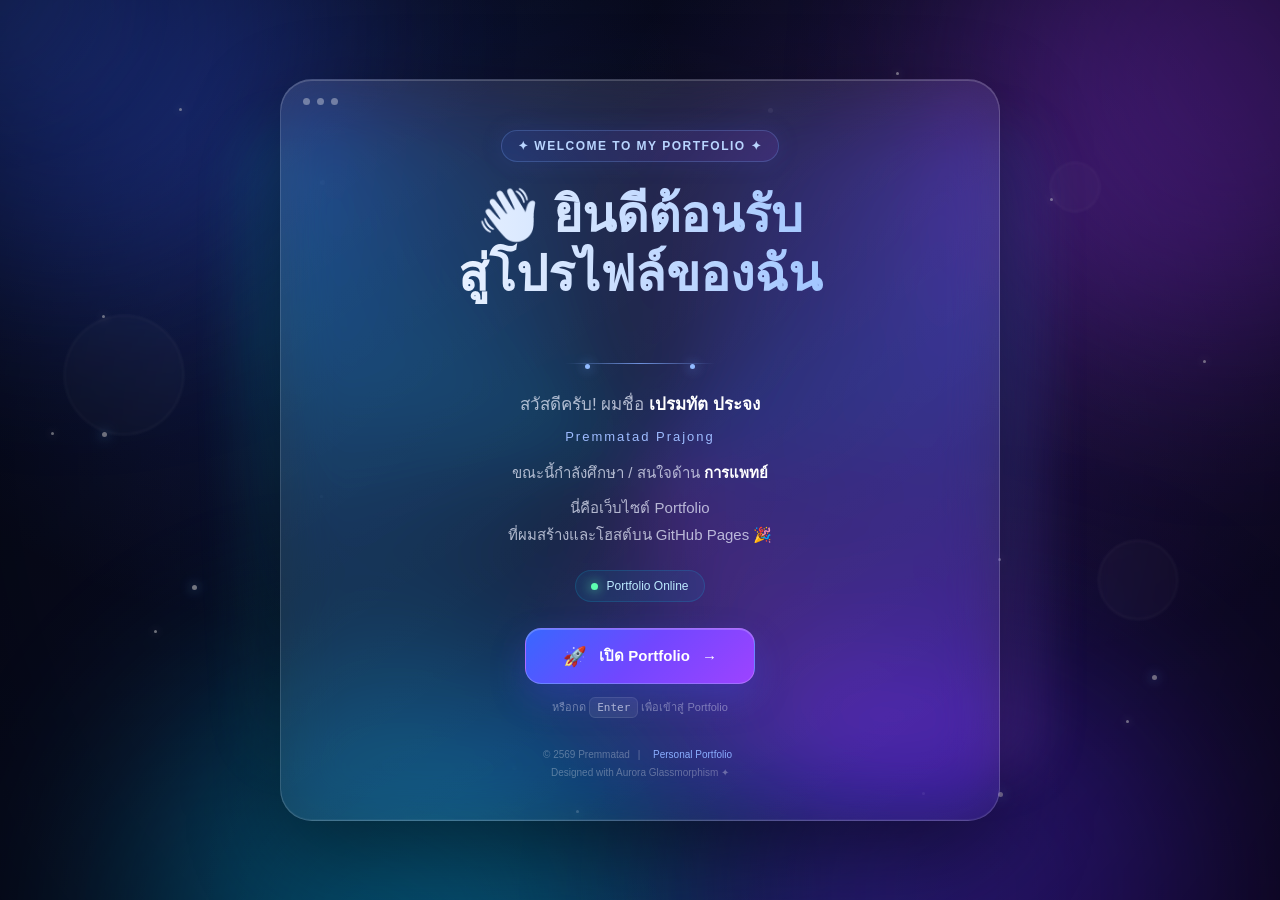
<file: index.html>
<!DOCTYPE html>
<html lang="th">
<head>
<meta charset="UTF-8">
<meta name="viewport" content="width=device-width, initial-scale=1.0">
<title>Premmatad | Welcome</title>

<style>

/* =====================================================
   GLOBAL
===================================================== */

*{
    box-sizing:border-box;
    margin:0;
    padding:0;
}

html,body{
    width:100%;
    min-height:100%;
}

body{
    min-height:100vh;
    overflow:hidden;
    font-family:
        "Segoe UI",
        "Noto Sans Thai",
        Arial,
        sans-serif;
    color:#fff;
    background:
        radial-gradient(circle at 20% 20%, rgba(65,105,255,.22), transparent 35%),
        radial-gradient(circle at 80% 25%, rgba(170,70,255,.20), transparent 35%),
        radial-gradient(circle at 50% 100%, rgba(0,220,255,.12), transparent 40%),
        linear-gradient(135deg,#050816,#0a0d25 45%,#120a2d);
    position:relative;
}

/* Dark vignette */

body::after{
    content:"";
    position:fixed;
    inset:0;
    pointer-events:none;
    background:
        radial-gradient(
            circle at center,
            transparent 40%,
            rgba(0,0,0,.38) 100%
        );
    z-index:1;
}


/* =====================================================
   AURORA
===================================================== */

.aurora{
    position:fixed;
    width:500px;
    height:500px;
    border-radius:50%;
    filter:blur(100px);
    opacity:.38;
    pointer-events:none;
    z-index:0;
    animation:auroraMove 12s ease-in-out infinite alternate;
}

.aurora.one{
    background:#345cff;
    top:-220px;
    left:-180px;
}

.aurora.two{
    background:#9c35ff;
    top:-170px;
    right:-200px;
    animation-delay:-3s;
}

.aurora.three{
    background:#00c8ff;
    bottom:-280px;
    left:10%;
    animation-delay:-6s;
}

.aurora.four{
    background:#5f2cff;
    bottom:-240px;
    right:5%;
    animation-delay:-9s;
}

@keyframes auroraMove{
    0%{
        transform:translate(0,0) scale(1);
    }

    50%{
        transform:translate(50px,-30px) scale(1.12);
    }

    100%{
        transform:translate(-40px,40px) scale(.95);
    }
}


/* =====================================================
   STARS
===================================================== */

.stars{
    position:fixed;
    inset:0;
    pointer-events:none;
    z-index:0;
}

.star{
    position:absolute;
    width:3px;
    height:3px;
    border-radius:50%;
    background:#fff;
    opacity:.5;
    box-shadow:0 0 10px #fff;
    animation:twinkle 3s infinite ease-in-out;
}

.star:nth-child(1){top:12%;left:14%;animation-delay:0s}
.star:nth-child(2){top:22%;left:82%;animation-delay:.5s}
.star:nth-child(3){top:35%;left:8%;animation-delay:1s}
.star:nth-child(4){top:15%;left:52%;animation-delay:1.5s}
.star:nth-child(5){top:70%;left:12%;animation-delay:2s}
.star:nth-child(6){top:80%;left:88%;animation-delay:.7s}
.star:nth-child(7){top:62%;left:78%;animation-delay:1.2s}
.star:nth-child(8){top:90%;left:45%;animation-delay:1.7s}
.star:nth-child(9){top:40%;left:94%;animation-delay:2.2s}
.star:nth-child(10){top:55%;left:25%;animation-delay:.3s}
.star:nth-child(11){top:8%;left:70%;animation-delay:1.1s}
.star:nth-child(12){top:74%;left:52%;animation-delay:2.4s}
.star:nth-child(13){top:30%;left:40%;animation-delay:.9s}
.star:nth-child(14){top:88%;left:72%;animation-delay:1.8s}
.star:nth-child(15){top:48%;left:4%;animation-delay:2.6s}

@keyframes twinkle{
    0%,100%{
        opacity:.2;
        transform:scale(.7);
    }

    50%{
        opacity:1;
        transform:scale(1.5);
    }
}


/* =====================================================
   FLOATING ORBS
===================================================== */

.orb{
    position:fixed;
    border-radius:50%;
    pointer-events:none;
    z-index:0;
    filter:blur(1px);
    border:1px solid rgba(255,255,255,.08);
    background:rgba(255,255,255,.025);
    backdrop-filter:blur(5px);
    animation:orbFloat 8s ease-in-out infinite;
}

.orb.one{
    width:120px;
    height:120px;
    left:5%;
    top:35%;
}

.orb.two{
    width:80px;
    height:80px;
    right:8%;
    top:60%;
    animation-delay:-3s;
}

.orb.three{
    width:50px;
    height:50px;
    left:82%;
    top:18%;
    animation-delay:-5s;
}

@keyframes orbFloat{
    0%,100%{
        transform:translateY(0) rotate(0deg);
    }

    50%{
        transform:translateY(-25px) rotate(10deg);
    }
}


/* =====================================================
   PARTICLES
===================================================== */

.particle{
    position:fixed;
    width:5px;
    height:5px;
    border-radius:50%;
    background:rgba(255,255,255,.5);
    box-shadow:0 0 12px rgba(100,180,255,.8);
    pointer-events:none;
    z-index:0;
    animation:particleFloat 7s infinite ease-in-out;
}

.p1{left:15%;top:65%;animation-delay:0s}
.p2{left:25%;top:20%;animation-delay:1s}
.p3{left:72%;top:32%;animation-delay:2s}
.p4{left:90%;top:75%;animation-delay:3s}
.p5{left:40%;top:85%;animation-delay:4s}
.p6{left:60%;top:12%;animation-delay:2.5s}
.p7{left:8%;top:48%;animation-delay:1.5s}
.p8{left:78%;top:88%;animation-delay:3.5s}

@keyframes particleFloat{
    0%,100%{
        transform:translateY(0);
        opacity:.25;
    }

    50%{
        transform:translateY(-35px);
        opacity:.9;
    }
}


/* =====================================================
   MOUSE LIGHT
===================================================== */

.mouse-light{
    position:fixed;
    width:350px;
    height:350px;
    border-radius:50%;
    transform:translate(-50%,-50%);
    pointer-events:none;
    z-index:1;
    background:
        radial-gradient(
            circle,
            rgba(80,130,255,.12),
            transparent 65%
        );
    filter:blur(15px);
}


/* =====================================================
   MAIN SCENE
===================================================== */

.scene{
    position:relative;
    z-index:5;
    width:min(780px,92%);
    min-height:100vh;
    margin:auto;
    display:flex;
    justify-content:center;
    align-items:center;
    perspective:1200px;
}


/* =====================================================
   GLOW RING
===================================================== */

.glow-ring{
    position:absolute;
    width:calc(100% + 20px);
    height:calc(100% - 100px);
    max-height:650px;
    border-radius:40px;
    background:
        conic-gradient(
            from 0deg,
            transparent,
            rgba(70,110,255,.5),
            rgba(180,70,255,.5),
            transparent,
            rgba(0,220,255,.35),
            transparent
        );
    filter:blur(25px);
    opacity:.45;
    animation:ringRotate 8s linear infinite;
}

@keyframes ringRotate{
    from{
        transform:rotate(0deg);
    }

    to{
        transform:rotate(360deg);
    }
}


/* =====================================================
   GLASS CARD
===================================================== */

.card{
    position:relative;
    width:100%;
    max-width:720px;
    padding:50px 55px 38px;

    border-radius:32px;

    background:
        linear-gradient(
            145deg,
            rgba(255,255,255,.12),
            rgba(255,255,255,.045)
        );

    border:1px solid rgba(255,255,255,.16);

    backdrop-filter:
        blur(28px)
        saturate(140%);

    -webkit-backdrop-filter:
        blur(28px)
        saturate(140%);

    box-shadow:
        0 35px 90px rgba(0,0,0,.45),
        inset 0 1px 0 rgba(255,255,255,.18),
        inset 0 -1px 0 rgba(255,255,255,.05);

    text-align:center;

    transform-style:preserve-3d;

    transition:
        transform .18s ease,
        box-shadow .4s ease;

    overflow:hidden;
}

.card:hover{
    box-shadow:
        0 40px 110px rgba(0,0,0,.55),
        0 0 60px rgba(70,100,255,.12),
        inset 0 1px 0 rgba(255,255,255,.2);
}


/* Card shine */

.card::before{
    content:"";
    position:absolute;
    width:180%;
    height:180%;
    top:-100%;
    left:-120%;

    background:
        linear-gradient(
            115deg,
            transparent 40%,
            rgba(255,255,255,.08) 50%,
            transparent 60%
        );

    transform:rotate(15deg);
    animation:cardShine 7s infinite;
    pointer-events:none;
}

@keyframes cardShine{
    0%,60%{
        left:-120%;
    }

    100%{
        left:120%;
    }
}


/* =====================================================
   TOP DECORATION
===================================================== */

.top-decoration{
    position:absolute;
    top:18px;
    left:22px;
    display:flex;
    gap:7px;
}

.top-decoration span{
    width:7px;
    height:7px;
    border-radius:50%;
    background:rgba(255,255,255,.35);
}


/* =====================================================
   BADGE
===================================================== */

.badge{
    display:inline-flex;
    align-items:center;
    justify-content:center;

    padding:8px 16px;

    border-radius:999px;

    border:1px solid rgba(120,170,255,.25);

    background:
        linear-gradient(
            90deg,
            rgba(70,100,255,.12),
            rgba(170,80,255,.12)
        );

    color:#b9d5ff;

    font-size:12px;
    font-weight:700;
    letter-spacing:1.5px;

    box-shadow:
        0 0 25px rgba(70,100,255,.12);
}


/* =====================================================
   TITLE
===================================================== */

.card h1{
    margin-top:24px;

    font-size:clamp(30px,5vw,50px);

    line-height:1.18;

    font-weight:800;

    background:
        linear-gradient(
            90deg,
            #fff,
            #8bb8ff,
            #c47cff,
            #fff
        );

    background-size:300% 100%;

    -webkit-background-clip:text;
    background-clip:text;
    color:transparent;

    animation:titleGradient 6s ease infinite;
}

@keyframes titleGradient{
    0%{
        background-position:0% 50%;
    }

    50%{
        background-position:100% 50%;
    }

    100%{
        background-position:0% 50%;
    }
}

.title-accent{
    display:block;
    margin-top:12px;

    font-size:clamp(13px,2vw,18px);

    letter-spacing:5px;

    opacity:.9;
}


/* =====================================================
   DIVIDER
===================================================== */

.divider{
    position:relative;
    width:150px;
    height:1px;
    margin:26px auto;

    background:
        linear-gradient(
            90deg,
            transparent,
            rgba(130,170,255,.8),
            transparent
        );
}

.divider::before,
.divider::after{
    content:"";
    position:absolute;
    top:50%;
    width:5px;
    height:5px;
    border-radius:50%;
    background:#91baff;
    box-shadow:0 0 12px #6ea2ff;
}

.divider::before{
    left:20px;
}

.divider::after{
    right:20px;
}


/* =====================================================
   TEXT
===================================================== */

.card p{
    color:rgba(235,240,255,.72);
    font-size:15px;
    line-height:1.8;
    margin-top:8px;
}

.card strong{
    color:#fff;
}

.name{
    font-size:17px !important;
}

.english-name{
    color:#9ebcff;
    font-size:13px;
    letter-spacing:2px;
}


/* =====================================================
   STATUS
===================================================== */

.status{
    display:inline-flex;
    align-items:center;
    gap:8px;

    margin-top:22px;

    padding:8px 15px;

    border-radius:999px;

    font-size:12px;
    color:#bdeaff;

    background:rgba(0,210,255,.07);
    border:1px solid rgba(0,210,255,.15);
}

.status-dot{
    width:7px;
    height:7px;
    border-radius:50%;
    background:#5dffb0;
    box-shadow:0 0 12px #5dffb0;
    animation:statusPulse 2s infinite;
}

@keyframes statusPulse{
    0%,100%{
        opacity:.5;
        transform:scale(.8);
    }

    50%{
        opacity:1;
        transform:scale(1.2);
    }
}


/* =====================================================
   BUTTON
===================================================== */

.button-area{
    margin-top:26px;
}

.btn{
    position:relative;
    overflow:hidden;

    display:inline-flex;
    align-items:center;
    justify-content:center;
    gap:12px;

    min-width:230px;

    padding:15px 26px;

    border:1px solid rgba(255,255,255,.22);
    border-radius:16px;

    color:#fff;

    font-size:15px;
    font-weight:700;

    cursor:pointer;

    background:
        linear-gradient(
            135deg,
            #3867ff,
            #7147ff,
            #9d43ff
        );

    box-shadow:
        0 15px 35px rgba(70,80,255,.28),
        inset 0 1px 0 rgba(255,255,255,.2);

    transition:
        transform .25s ease,
        box-shadow .25s ease;
}

.btn:hover{
    transform:translateY(-4px) scale(1.02);

    box-shadow:
        0 20px 45px rgba(80,90,255,.42),
        0 0 35px rgba(130,80,255,.2);
}

.btn:active{
    transform:translateY(-1px) scale(.98);
}

.btn::before{
    content:"";

    position:absolute;
    top:0;
    left:-120%;

    width:70%;
    height:100%;

    background:
        linear-gradient(
            90deg,
            transparent,
            rgba(255,255,255,.28),
            transparent
        );

    transform:skewX(-20deg);

    animation:buttonShine 4s infinite;
}

@keyframes buttonShine{
    0%,55%{
        left:-120%;
    }

    100%{
        left:140%;
    }
}

.btn-icon{
    font-size:19px;
    animation:rocketFloat 2s ease-in-out infinite;
}

@keyframes rocketFloat{
    0%,100%{
        transform:translateY(0);
    }

    50%{
        transform:translateY(-3px);
    }
}


/* =====================================================
   KEY HINT
===================================================== */

.key-hint{
    margin-top:14px;

    color:rgba(255,255,255,.4);

    font-size:11px;
}

kbd{
    padding:3px 7px;

    border-radius:6px;

    background:rgba(255,255,255,.07);

    border:1px solid rgba(255,255,255,.1);

    color:rgba(255,255,255,.65);
}


/* =====================================================
   FOOTER
===================================================== */

.footer{
    margin-top:30px;

    color:rgba(255,255,255,.3);

    font-size:10px;
    line-height:1.8;
}

.footer span{
    margin:0 5px;
}

.footer-highlight{
    color:#8baeff;
}


/* =====================================================
   MODAL
===================================================== */

.modal{
    position:fixed;
    inset:0;

    display:flex;
    align-items:center;
    justify-content:center;

    padding:20px;

    background:rgba(2,4,15,.68);

    backdrop-filter:blur(14px);
    -webkit-backdrop-filter:blur(14px);

    opacity:0;
    visibility:hidden;

    transition:
        opacity .3s ease,
        visibility .3s ease;

    z-index:100;
}

.modal.show{
    opacity:1;
    visibility:visible;
}


/* =====================================================
   MODAL CONTENT
===================================================== */

.modal-content{
    position:relative;

    width:min(440px,100%);

    padding:38px 35px 30px;

    text-align:center;

    border-radius:28px;

    border:1px solid rgba(255,255,255,.18);

    background:
        linear-gradient(
            145deg,
            rgba(25,32,75,.9),
            rgba(20,13,48,.92)
        );

    backdrop-filter:blur(30px);
    -webkit-backdrop-filter:blur(30px);

    box-shadow:
        0 30px 90px rgba(0,0,0,.6),
        0 0 60px rgba(80,80,255,.12),
        inset 0 1px 0 rgba(255,255,255,.12);

    transform:
        translateY(20px)
        scale(.95);

    transition:
        transform .35s cubic-bezier(.2,.8,.2,1);
}

.modal.show .modal-content{
    transform:
        translateY(0)
        scale(1);
}


/* =====================================================
   MODAL ICON
===================================================== */

.modal-icon{
    width:70px;
    height:70px;

    margin:0 auto 16px;

    display:flex;
    align-items:center;
    justify-content:center;

    border-radius:22px;

    font-size:32px;

    background:
        linear-gradient(
            135deg,
            rgba(70,100,255,.25),
            rgba(170,70,255,.2)
        );

    border:1px solid rgba(150,160,255,.2);

    box-shadow:
        0 0 35px rgba(80,100,255,.15);
}


/* =====================================================
   MODAL TEXT
===================================================== */

.modal-content h3{
    font-size:24px;
    line-height:1.3;

    margin-bottom:10px;

    color:#fff;
}

.modal-content p{
    color:rgba(235,240,255,.65);

    font-size:14px;
    line-height:1.7;
}


/* =====================================================
   MODAL BUTTONS
===================================================== */

.popup-buttons{
    display:flex;
    gap:10px;

    margin-top:22px;
}

.popup-btn{
    flex:1;

    min-height:46px;

    border:none;
    border-radius:13px;

    cursor:pointer;

    font-size:14px;
    font-weight:700;

    transition:
        transform .2s ease,
        box-shadow .2s ease;
}

.popup-btn:hover{
    transform:translateY(-2px);
}

.confirm{
    color:#fff;

    background:
        linear-gradient(
            135deg,
            #3867ff,
            #8148ff
        );

    box-shadow:
        0 10px 25px rgba(70,80,255,.25);
}

.cancel{
    color:rgba(255,255,255,.75);

    background:rgba(255,255,255,.07);

    border:1px solid rgba(255,255,255,.1);
}


/* =====================================================
   CLOSE BUTTON
===================================================== */

.modal-close{
    position:absolute;

    top:12px;
    right:12px;

    width:36px;
    height:36px;

    border:none;
    border-radius:50%;

    color:rgba(255,255,255,.7);

    background:rgba(255,255,255,.06);

    cursor:pointer;

    font-size:22px;

    transition:
        background .2s ease,
        transform .2s ease;
}

.modal-close:hover{
    background:rgba(255,255,255,.12);
    transform:rotate(90deg);
}


/* =====================================================
   MOBILE
   ทำให้ POPUP พอดีจอโดยไม่ต้องเลื่อน
===================================================== */

@media(max-width:700px){

    body{
        overflow:hidden;
    }

    .mouse-light{
        display:none;
    }

    .scene{
        width:92%;
        padding:15px 0;
    }

    .glow-ring{
        width:100%;
        height:80%;
        filter:blur(18px);
    }

    .card{
        padding:32px 20px 24px;
        border-radius:26px;
    }

    .top-decoration{
        top:14px;
        left:17px;
    }

    .badge{
        padding:6px 11px;
        font-size:9px;
        letter-spacing:1px;
    }

    .card h1{
        margin-top:18px;
        font-size:27px;
    }

    .title-accent{
        margin-top:8px;
        font-size:10px;
        letter-spacing:3px;
    }

    .divider{
        margin:18px auto;
        width:110px;
    }

    .card p{
        font-size:13px;
        line-height:1.6;
        margin-top:5px;
    }

    .name{
        font-size:15px !important;
    }

    .english-name{
        font-size:11px;
    }

    .status{
        margin-top:14px;
        padding:6px 12px;
        font-size:10px;
    }

    .button-area{
        margin-top:18px;
    }

    .btn{
        min-width:200px;
        padding:13px 20px;
        font-size:14px;
        border-radius:14px;
    }

    .key-hint{
        margin-top:10px;
        font-size:9px;
    }

    .footer{
        margin-top:18px;
        font-size:8px;
    }


    /* ==============================
       MOBILE MODAL
    ============================== */

    .modal{
        padding:12px;
        align-items:center;
        justify-content:center;

        overflow:hidden;
    }

    .modal-content{
        width:100%;
        max-width:350px;

        /* สำคัญ: ไม่ให้กรอบสูงเกินจอ */
        max-height:calc(100dvh - 24px);

        /* ลดความสูงของ popup */
        padding:24px 17px 18px;

        border-radius:22px;

        display:flex;
        flex-direction:column;
        justify-content:center;
    }

    .modal-icon{
        width:52px;
        height:52px;

        margin:0 auto 9px;

        border-radius:17px;

        font-size:24px;
    }

    .modal-content h3{
        font-size:19px;
        line-height:1.25;
        margin-bottom:7px;
    }

    .modal-content p{
        font-size:12px;
        line-height:1.5;
        margin:0 auto;
    }

    .popup-buttons{
        gap:8px;
        margin-top:15px;
    }

    .popup-btn{
        min-height:40px;
        padding:8px 10px;
        font-size:12px;
        border-radius:11px;
    }

    .modal-close{
        width:30px;
        height:30px;

        top:8px;
        right:8px;

        font-size:19px;
    }
}


/* =====================================================
   VERY SMALL PHONES
===================================================== */

@media(max-width:380px){

    .card{
        padding:27px 16px 20px;
    }

    .card h1{
        font-size:24px;
    }

    .title-accent{
        font-size:9px;
    }

    .card p{
        font-size:12px;
    }

    .name{
        font-size:14px !important;
    }

    .btn{
        min-width:185px;
        padding:12px 17px;
    }

    .footer{
        margin-top:14px;
    }


    .modal{
        padding:8px;
    }

    .modal-content{
        max-width:330px;

        max-height:calc(100dvh - 16px);

        padding:21px 14px 15px;

        border-radius:20px;
    }

    .modal-icon{
        width:46px;
        height:46px;

        margin-bottom:7px;

        font-size:21px;
        border-radius:15px;
    }

    .modal-content h3{
        font-size:17px;
        margin-bottom:6px;
    }

    .modal-content p{
        font-size:11px;
        line-height:1.45;
    }

    .popup-buttons{
        margin-top:12px;
        gap:7px;
    }

    .popup-btn{
        min-height:38px;
        font-size:11px;
    }
}


/* =====================================================
   REDUCED MOTION
===================================================== */

@media(prefers-reduced-motion:reduce){

    *,
    *::before,
    *::after{
        animation-duration:.01ms !important;
        animation-iteration-count:1 !important;
        transition-duration:.01ms !important;
    }
}

</style>
</head>


<body>


<!-- =====================================================
     BACKGROUND
===================================================== -->

<div class="aurora one"></div>
<div class="aurora two"></div>
<div class="aurora three"></div>
<div class="aurora four"></div>


<div class="stars">
    <span class="star"></span>
    <span class="star"></span>
    <span class="star"></span>
    <span class="star"></span>
    <span class="star"></span>
    <span class="star"></span>
    <span class="star"></span>
    <span class="star"></span>
    <span class="star"></span>
    <span class="star"></span>
    <span class="star"></span>
    <span class="star"></span>
    <span class="star"></span>
    <span class="star"></span>
    <span class="star"></span>
</div>


<div class="orb one"></div>
<div class="orb two"></div>
<div class="orb three"></div>


<div class="particle p1"></div>
<div class="particle p2"></div>
<div class="particle p3"></div>
<div class="particle p4"></div>
<div class="particle p5"></div>
<div class="particle p6"></div>
<div class="particle p7"></div>
<div class="particle p8"></div>


<div class="mouse-light" id="mouseLight"></div>



<!-- =====================================================
     MAIN
===================================================== -->

<div class="scene" id="scene">

    <div class="glow-ring"></div>


    <div class="card" id="mainCard">

        <div class="top-decoration">
            <span></span>
            <span></span>
            <span></span>
        </div>


        <div class="badge">
            ✦ WELCOME TO MY PORTFOLIO ✦
        </div>


        <h1>
            👋 ยินดีต้อนรับ
            <br>
            สู่โปรไฟล์ของฉัน

            <span class="title-accent">
                PREMMATAD PRAJONG
            </span>
        </h1>


        <div class="divider"></div>


        <p class="name">
            สวัสดีครับ! ผมชื่อ
            <strong>เปรมทัต ประจง</strong>

            <br>

            <span class="english-name">
                Premmatad Prajong
            </span>
        </p>


        <p>
            ขณะนี้กำลังศึกษา / สนใจด้าน
            <strong>การแพทย์</strong>
        </p>


        <p>
            นี่คือเว็บไซต์ Portfolio
            <br>
            ที่ผมสร้างและโฮสต์บน GitHub Pages
            <strong>🎉</strong>
        </p>


        <div class="status">
            <span class="status-dot"></span>
            Portfolio Online
        </div>


        <div class="button-area">

            <button
                class="btn"
                onclick="openModal()"
                id="openButton"
            >

                <span class="btn-icon">
                    🚀
                </span>

                <span>
                    เปิด Portfolio
                </span>

                <span>
                    →
                </span>

            </button>

        </div>


        <div class="key-hint">
            หรือกด <kbd>Enter</kbd> เพื่อเข้าสู่ Portfolio
        </div>


        <div class="footer">
            © 2569 Premmatad

            <span>|</span>

            <span class="footer-highlight">
                Personal Portfolio
            </span>

            <br>

            Designed with Aurora Glassmorphism ✦
        </div>

    </div>

</div>



<!-- =====================================================
     MODAL
===================================================== -->

<div
    id="myModal"
    class="modal"
>

    <div class="modal-content">

        <button
            class="modal-close"
            onclick="closeModal()"
            aria-label="ปิด"
        >
            ×
        </button>


        <div class="modal-icon">
            🚀
        </div>


        <h3>
            พร้อมเข้าสู่ Portfolio หรือยัง?
        </h3>


        <p>
            กด "ตกลง" เพื่อเข้าสู่หน้า Portfolio
            <br>
            และชมข้อมูล การศึกษา ผลงาน
            <br>
            เกียรติบัตร และเป้าหมายของผม
        </p>


        <div class="popup-buttons">

            <button
                class="popup-btn confirm"
                onclick="goNext()"
            >
                ✓ ตกลง
            </button>


            <button
                class="popup-btn cancel"
                onclick="closeModal()"
            >
                ✕ ยกเลิก
            </button>

        </div>

    </div>

</div>



<!-- =====================================================
     JAVASCRIPT
===================================================== -->

<script>

const modal =
    document.getElementById("myModal");

const mouseLight =
    document.getElementById("mouseLight");

const mainCard =
    document.getElementById("mainCard");

const scene =
    document.getElementById("scene");


/* ==============================
   OPEN MODAL
============================== */

function openModal(){

    modal.classList.add("show");

}


/* ==============================
   CLOSE MODAL
============================== */

function closeModal(){

    modal.classList.remove("show");

}


/* ==============================
   GO PORTFOLIO
============================== */

function goNext(){

    window.location.href =
        "portfolio.html";

}


/* ==============================
   CLICK OUTSIDE MODAL
============================== */

window.addEventListener(
    "click",
    function(event){

        if(event.target === modal){

            closeModal();

        }

    }
);


/* ==============================
   ESCAPE
============================== */

document.addEventListener(
    "keydown",
    function(event){

        if(event.key === "Escape"){

            closeModal();

        }

    }
);


/* ==============================
   ENTER
============================== */

document.addEventListener(
    "keydown",
    function(event){

        if(
            event.key === "Enter" &&
            !modal.classList.contains("show")
        ){

            openModal();

        }

    }
);


/* ==============================
   MOUSE LIGHT
============================== */

document.addEventListener(
    "mousemove",
    function(event){

        mouseLight.style.left =
            event.clientX + "px";

        mouseLight.style.top =
            event.clientY + "px";

    }
);


/* ==============================
   3D CARD TILT
============================== */

document.addEventListener(
    "mousemove",
    function(event){

        if(window.innerWidth < 700){

            return;

        }

        const rect =
            scene.getBoundingClientRect();

        const x =
            event.clientX - rect.left;

        const y =
            event.clientY - rect.top;

        const centerX =
            rect.width / 2;

        const centerY =
            rect.height / 2;

        const rotateY =
            ((x - centerX) / centerX) * 3;

        const rotateX =
            -((y - centerY) / centerY) * 3;

        mainCard.style.transform =
            `rotateX(${rotateX}deg)
             rotateY(${rotateY}deg)
             translateZ(0)`;

    }
);


/* ==============================
   RESET CARD
============================== */

scene.addEventListener(
    "mouseleave",
    function(){

        mainCard.style.transform =
            "rotateX(0deg) rotateY(0deg)";

    }
);


/* ==============================
   RESET WHEN PAGE SHOWS
============================== */

window.addEventListener(
    "pageshow",
    function(){

        closeModal();

        mainCard.style.transform =
            "rotateX(0deg) rotateY(0deg)";

    }
);

</script>

</body>
</html>
</file>
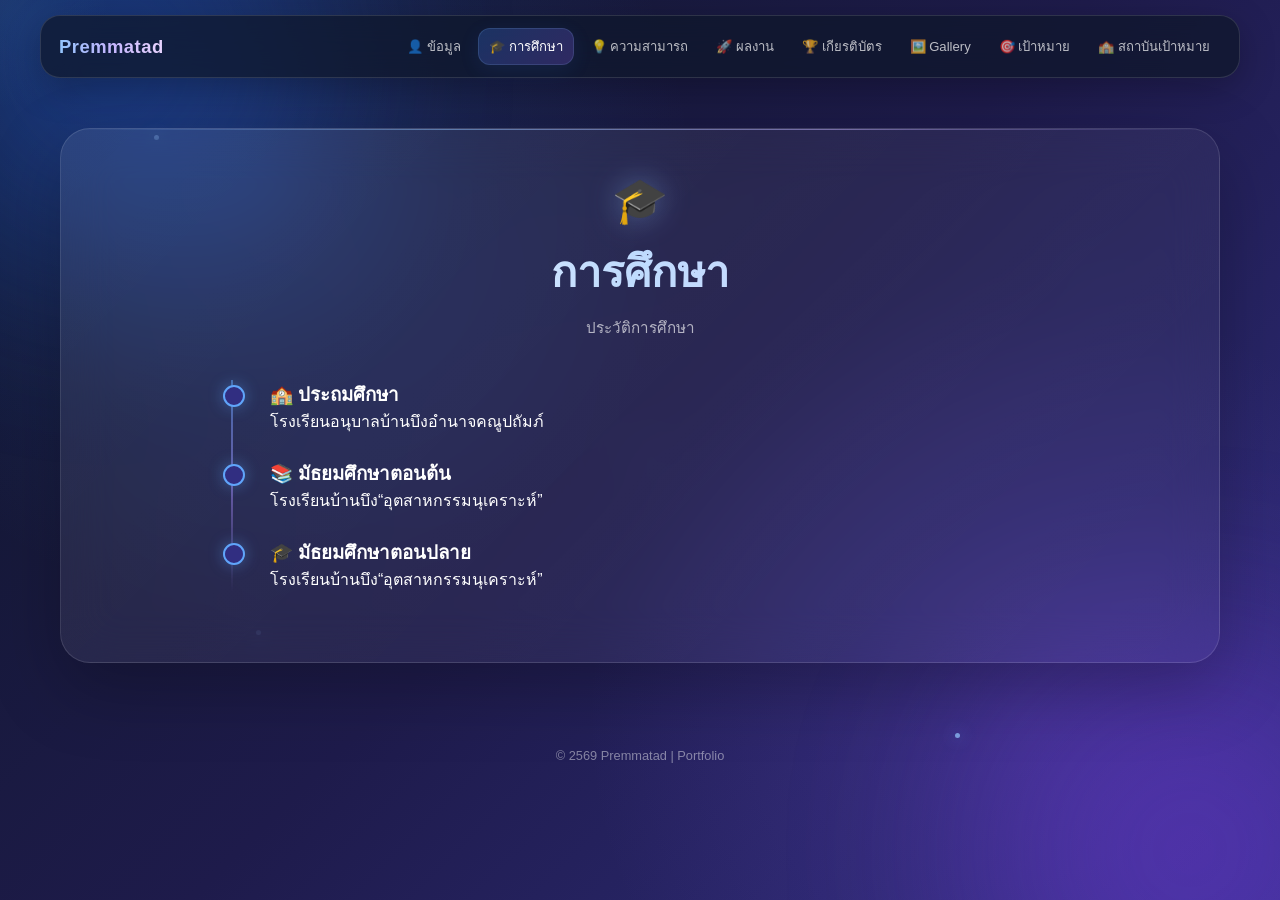
<file: education.html>
<!DOCTYPE html>
<html lang="th">

<head>

    <meta charset="UTF-8">

    <meta
        name="viewport"
        content="width=device-width, initial-scale=1.0"
    >

    <title>
        การศึกษา | Premmatad
    </title>

    <link
        rel="stylesheet"
        href="style.css"
    >

</head>


<body data-page="education">


    <div class="particle p1"></div>
    <div class="particle p2"></div>
    <div class="particle p3"></div>
    <div class="particle p4"></div>
    <div class="particle p5"></div>

    <div class="mouse-light"></div>


    <header>

        <div class="nav-wrap">

            <div class="logo">
                Premmatad
            </div>

            <nav class="menu">

                <a href="info.html" data-page="info">
                    👤 ข้อมูล
                </a>

                <a href="education.html" data-page="education">
                    🎓 การศึกษา
                </a>

                <a href="skills.html" data-page="skills">
                    💡 ความสามารถ
                </a>

                <a href="works.html" data-page="works">
                    🚀 ผลงาน
                </a>

                <a href="certificates.html" data-page="certificates">
                    🏆 เกียรติบัตร
                </a>

                <a href="gallery.html" data-page="gallery">
                    🖼️ Gallery
                </a>

                <a href="goals.html" data-page="goals">
                    🎯 เป้าหมาย
                </a>

                <a href="university.html" data-page="university">
                    🏫 สถาบันเป้าหมาย
                </a>

            </nav>

        </div>

    </header>


    <main class="page-container">

        <section class="page-card">

            <div class="page-title">

                <span class="emoji">
                    🎓
                </span>

                <h1>
                    การศึกษา
                </h1>

                <p>
                    ประวัติการศึกษา
                </p>

            </div>


            <div class="timeline">


                <div class="timeline-item">

                    <div class="timeline-dot"></div>

                    <div class="timeline-card">

                        <h3>
                            🏫 ประถมศึกษา
                        </h3>

                        <p>
                            โรงเรียนอนุบาลบ้านบึงอำนาจคณูปถัมภ์
                        </p>

                    </div>

                </div>


                <div class="timeline-item">

                    <div class="timeline-dot"></div>

                    <div class="timeline-card">

                        <h3>
                            📚 มัธยมศึกษาตอนต้น
                        </h3>

                        <p>
                            โรงเรียนบ้านบึง“อุตสาหกรรมนุเคราะห์”
                        </p>

                    </div>

                </div>


                <div class="timeline-item">

                    <div class="timeline-dot"></div>

                    <div class="timeline-card">

                        <h3>
                            🎓 มัธยมศึกษาตอนปลาย
                        </h3>

                        <p>
                            โรงเรียนบ้านบึง“อุตสาหกรรมนุเคราะห์”
                        </p>

                    </div>

                </div>


            </div>

        </section>

    </main>


    <footer>
        © 2569 Premmatad | Portfolio
    </footer>


    <script src="script.js"></script>

</body>

</html>

</html>
</file>
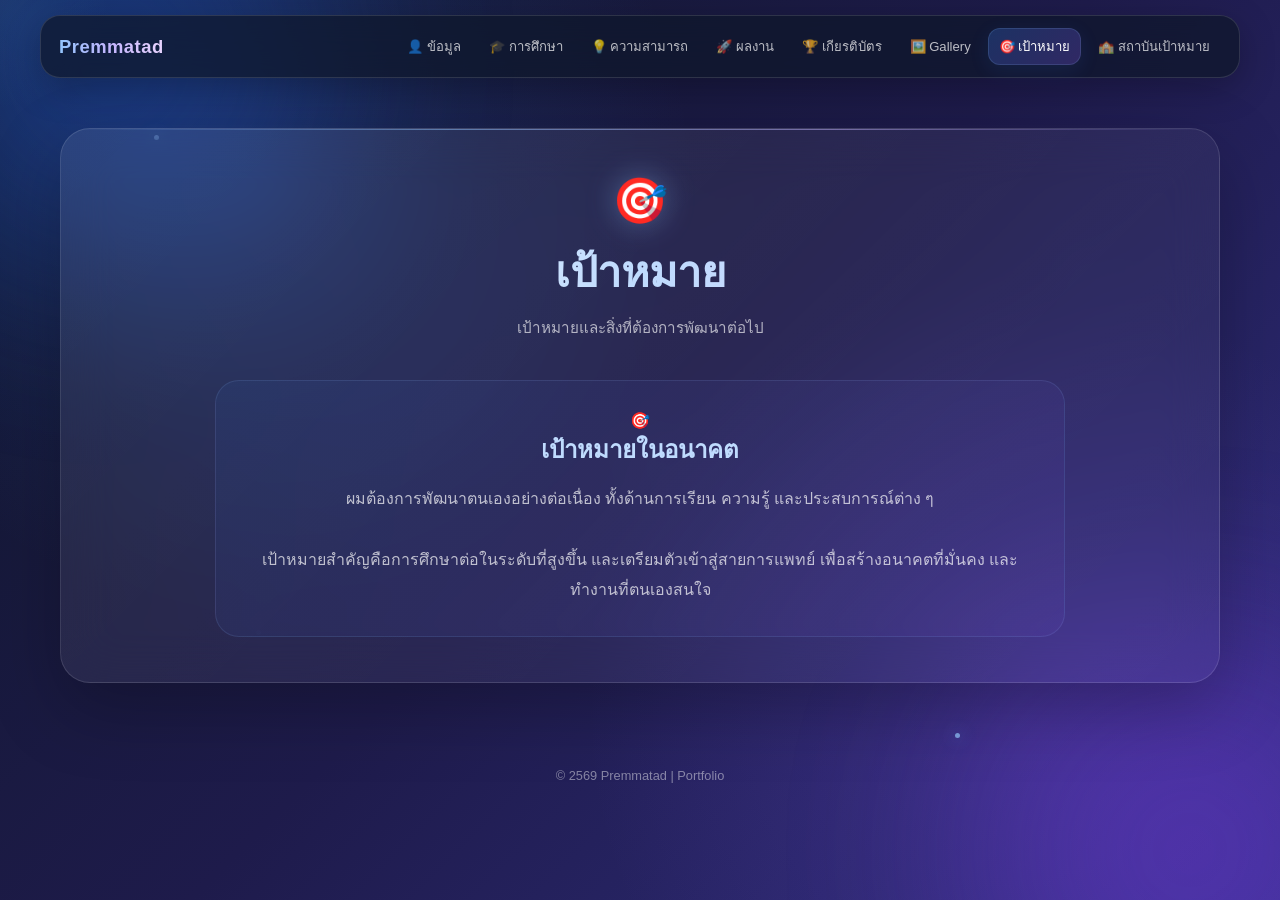
<file: goals.html>
<!DOCTYPE html>
<html lang="th">

<head>

    <meta charset="UTF-8">

    <meta
        name="viewport"
        content="width=device-width, initial-scale=1.0"
    >

    <title>
        เป้าหมาย | Premmatad
    </title>

    <link
        rel="stylesheet"
        href="style.css"
    >

</head>


<body data-page="goals">


    <div class="particle p1"></div>
    <div class="particle p2"></div>
    <div class="particle p3"></div>
    <div class="particle p4"></div>
    <div class="particle p5"></div>

    <div class="mouse-light"></div>


    <header>

        <div class="nav-wrap">

            <div class="logo">
                Premmatad
            </div>

            <nav class="menu">

                <a href="info.html" data-page="info">
                    👤 ข้อมูล
                </a>

                <a href="education.html" data-page="education">
                    🎓 การศึกษา
                </a>

                <a href="skills.html" data-page="skills">
                    💡 ความสามารถ
                </a>

                <a href="works.html" data-page="works">
                    🚀 ผลงาน
                </a>

                <a href="certificates.html" data-page="certificates">
                    🏆 เกียรติบัตร
                </a>

                <a href="gallery.html" data-page="gallery">
                    🖼️ Gallery
                </a>

                <a href="goals.html" data-page="goals">
                    🎯 เป้าหมาย
                </a>

                <a href="university.html" data-page="university">
                    🏫 สถาบันเป้าหมาย
                </a>

            </nav>

        </div>

    </header>


    <main class="page-container">

        <section class="page-card">


            <div class="page-title">

                <span class="emoji">
                    🎯
                </span>

                <h1>
                    เป้าหมาย
                </h1>

                <p>
                    เป้าหมายและสิ่งที่ต้องการพัฒนาต่อไป
                </p>

            </div>


            <div class="goal-box">

                <div class="goal-icon">
                    🎯
                </div>


                <h2>
                    เป้าหมายในอนาคต
                </h2>


                <p>

                    ผมต้องการพัฒนาตนเองอย่างต่อเนื่อง
                    ทั้งด้านการเรียน ความรู้
                    และประสบการณ์ต่าง ๆ

                    <br><br>

                    เป้าหมายสำคัญคือการศึกษาต่อในระดับที่สูงขึ้น
                    และเตรียมตัวเข้าสู่สายการแพทย์
                    เพื่อสร้างอนาคตที่มั่นคง
                    และทำงานที่ตนเองสนใจ

                </p>

            </div>


        </section>

    </main>


    <footer>
        © 2569 Premmatad | Portfolio
    </footer>


    <script src="script.js"></script>

</body>

</html>

</body>

</html>
</file>
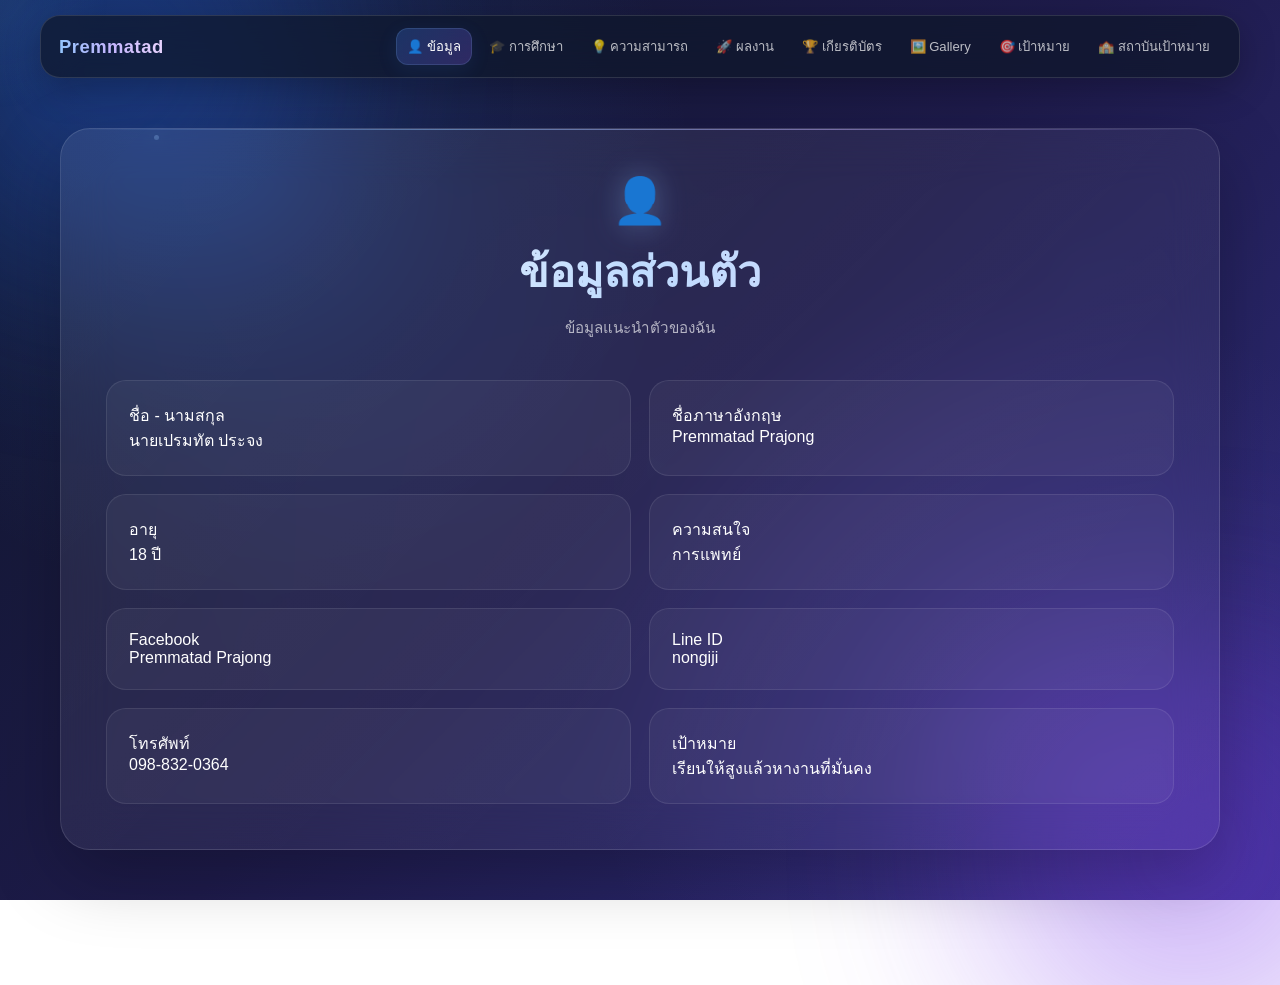
<file: info.html>
<!DOCTYPE html>
<html lang="th">

<head>

    <meta charset="UTF-8">

    <meta
        name="viewport"
        content="width=device-width, initial-scale=1.0"
    >

    <title>
        ข้อมูล | Premmatad
    </title>

    <link
        rel="stylesheet"
        href="style.css"
    >

</head>


<body data-page="info">


    <div class="particle p1"></div>
    <div class="particle p2"></div>
    <div class="particle p3"></div>
    <div class="particle p4"></div>
    <div class="particle p5"></div>

    <div class="mouse-light"></div>


    <header>

        <div class="nav-wrap">

            <div class="logo">
                Premmatad
            </div>

            <nav class="menu">

                <a href="info.html" data-page="info">
                    👤 ข้อมูล
                </a>

                <a href="education.html" data-page="education">
                    🎓 การศึกษา
                </a>

                <a href="skills.html" data-page="skills">
                    💡 ความสามารถ
                </a>

                <a href="works.html" data-page="works">
                    🚀 ผลงาน
                </a>

                <a href="certificates.html" data-page="certificates">
                    🏆 เกียรติบัตร
                </a>

                <a href="gallery.html" data-page="gallery">
                    🖼️ Gallery
                </a>

                <a href="goals.html" data-page="goals">
                    🎯 เป้าหมาย
                </a>

                <a href="university.html" data-page="university">
                    🏫 สถาบันเป้าหมาย
                </a>

            </nav>

        </div>

    </header>


    <main class="page-container">

        <section class="page-card">

            <div class="page-title">

                <span class="emoji">
                    👤
                </span>

                <h1>
                    ข้อมูลส่วนตัว
                </h1>

                <p>
                    ข้อมูลแนะนำตัวของฉัน
                </p>

            </div>


            <div class="info-grid">


                <div class="info-box">

                    <div class="info-label">
                        ชื่อ - นามสกุล
                    </div>

                    <div class="info-value">
                        นายเปรมทัต ประจง
                    </div>

                </div>


                <div class="info-box">

                    <div class="info-label">
                        ชื่อภาษาอังกฤษ
                    </div>

                    <div class="info-value">
                        Premmatad Prajong
                    </div>

                </div>


                <div class="info-box">

                    <div class="info-label">
                        อายุ
                    </div>

                    <div class="info-value">
                        18 ปี
                    </div>

                </div>


                <div class="info-box">

                    <div class="info-label">
                        ความสนใจ
                    </div>

                    <div class="info-value">
                        การแพทย์
                    </div>

                </div>


                <div class="info-box">

                    <div class="info-label">
                        Facebook
                    </div>

                    <div class="info-value">
                        Premmatad Prajong
                    </div>

                </div>


                <div class="info-box">

                    <div class="info-label">
                        Line ID
                    </div>

                    <div class="info-value">
                        nongiji
                    </div>

                </div>


                <div class="info-box">

                    <div class="info-label">
                        โทรศัพท์
                    </div>

                    <div class="info-value">
                        098-832-0364
                    </div>

                </div>


                <div class="info-box">

                    <div class="info-label">
                        เป้าหมาย
                    </div>

                    <div class="info-value">
                        เรียนให้สูงแล้วหางานที่มั่นคง
                    </div>

                </div>


            </div>

        </section>

    </main>


    <footer>

        © 2569 Premmatad | Portfolio

    </footer>


    <script src="script.js"></script>

</body>

</html>

</body>

</html>
</file>
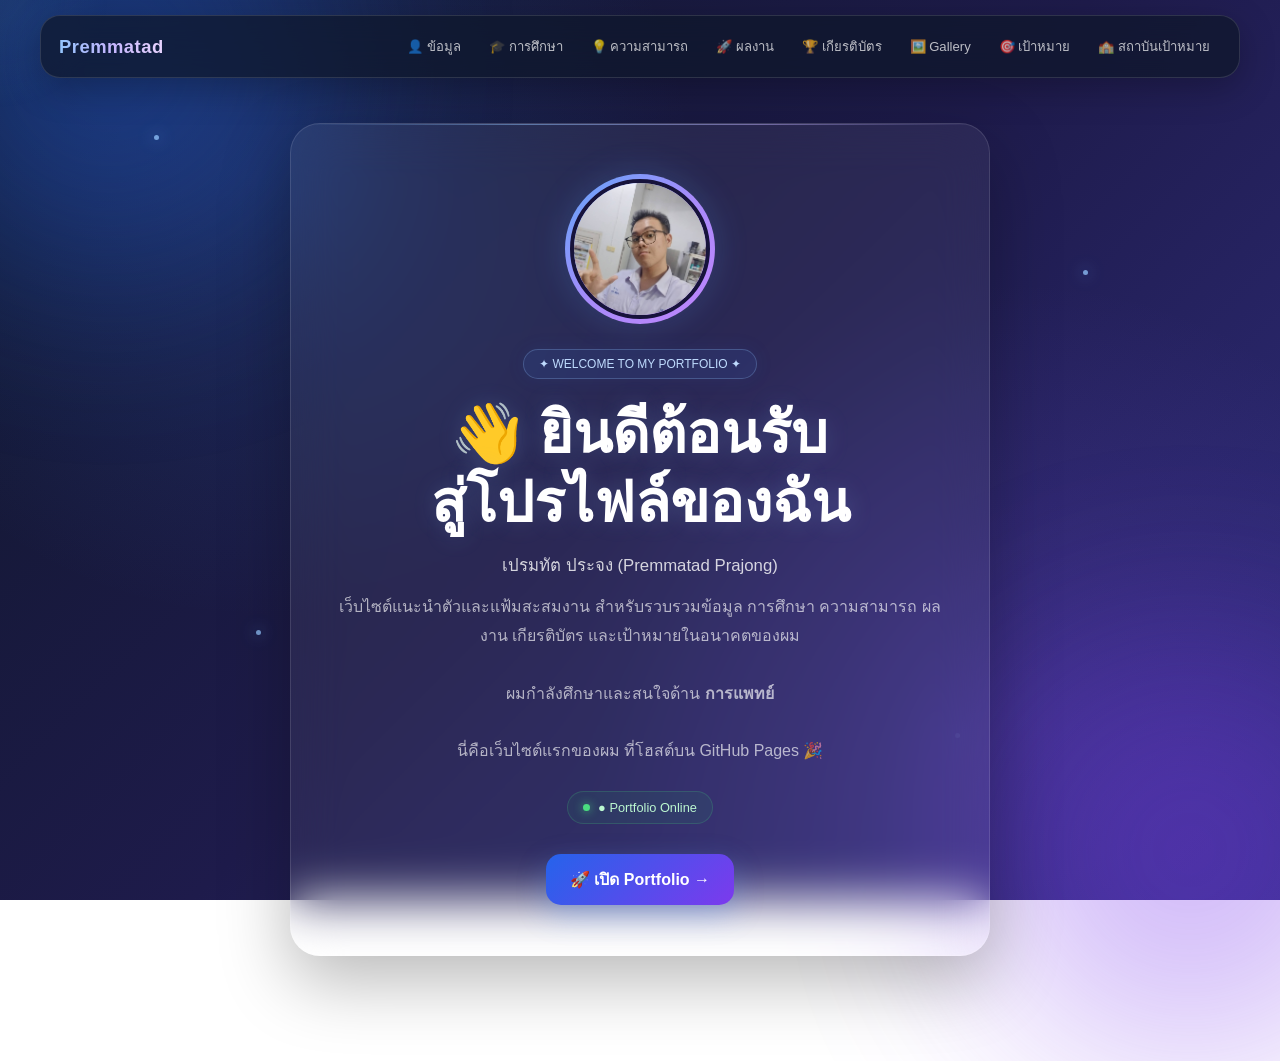
<file: portfolio.html>
<!DOCTYPE html>
<html lang="th">

<head>

    <meta charset="UTF-8">

    <meta
        name="viewport"
        content="width=device-width, initial-scale=1.0"
    >

    <title>
        Premmatad | Welcome
    </title>

    <link
        rel="stylesheet"
        href="style.css"
    >

</head>


<body data-page="portfolio">


    <!-- PARTICLES -->

    <div class="particle p1"></div>
    <div class="particle p2"></div>
    <div class="particle p3"></div>
    <div class="particle p4"></div>
    <div class="particle p5"></div>

    <div class="mouse-light"></div>


    <!-- HEADER -->

    <header>

        <div class="nav-wrap">

            <div class="logo">
                Premmatad
            </div>

            <nav class="menu">

                <a
                    href="info.html"
                    data-page="info"
                >
                    👤 ข้อมูล
                </a>

                <a
                    href="education.html"
                    data-page="education"
                >
                    🎓 การศึกษา
                </a>

                <a
                    href="skills.html"
                    data-page="skills"
                >
                    💡 ความสามารถ
                </a>

                <a
                    href="works.html"
                    data-page="works"
                >
                    🚀 ผลงาน
                </a>

                <a
                    href="certificates.html"
                    data-page="certificates"
                >
                    🏆 เกียรติบัตร
                </a>

                <a
                    href="gallery.html"
                    data-page="gallery"
                >
                    🖼️ Gallery
                </a>

                <a
                    href="goals.html"
                    data-page="goals"
                >
                    🎯 เป้าหมาย
                </a>

                <a
                    href="university.html"
                    data-page="university"
                >
                    🏫 สถาบันเป้าหมาย
                </a>

            </nav>

        </div>

    </header>


    <!-- HERO -->

    <main class="hero">

        <section class="page-card hero-card">


            <div class="profile-ring">

                <img
                    src="ijii.jpg"
                    alt="Premmatad"
                >

            </div>


            <div class="badge">

                ✦ WELCOME TO MY PORTFOLIO ✦

            </div>


            <h1>

                👋 ยินดีต้อนรับ
                <br>
                สู่โปรไฟล์ของฉัน

            </h1>


            <div class="hero-name">

                เปรมทัต ประจง
                (Premmatad Prajong)

            </div>


            <p class="hero-desc">

                เว็บไซต์แนะนำตัวและแฟ้มสะสมงาน
                สำหรับรวบรวมข้อมูล การศึกษา
                ความสามารถ ผลงาน เกียรติบัตร
                และเป้าหมายในอนาคตของผม

                <br><br>

                ผมกำลังศึกษาและสนใจด้าน
                <strong>การแพทย์</strong>

                <br><br>

                นี่คือเว็บไซต์แรกของผม
                ที่โฮสต์บน GitHub Pages 🎉

            </p>


            <div class="status">

                ● Portfolio Online

            </div>


            <br>


            <a
                href="info.html"
                class="main-button"
            >

                🚀 เปิด Portfolio →

            </a>


        </section>

    </main>


    <footer>

        © 2569 Premmatad | Portfolio

    </footer>


    <script src="script.js"></script>

</body>

</html>
</html>
</html>
</script>

</body>
</html>
</file>
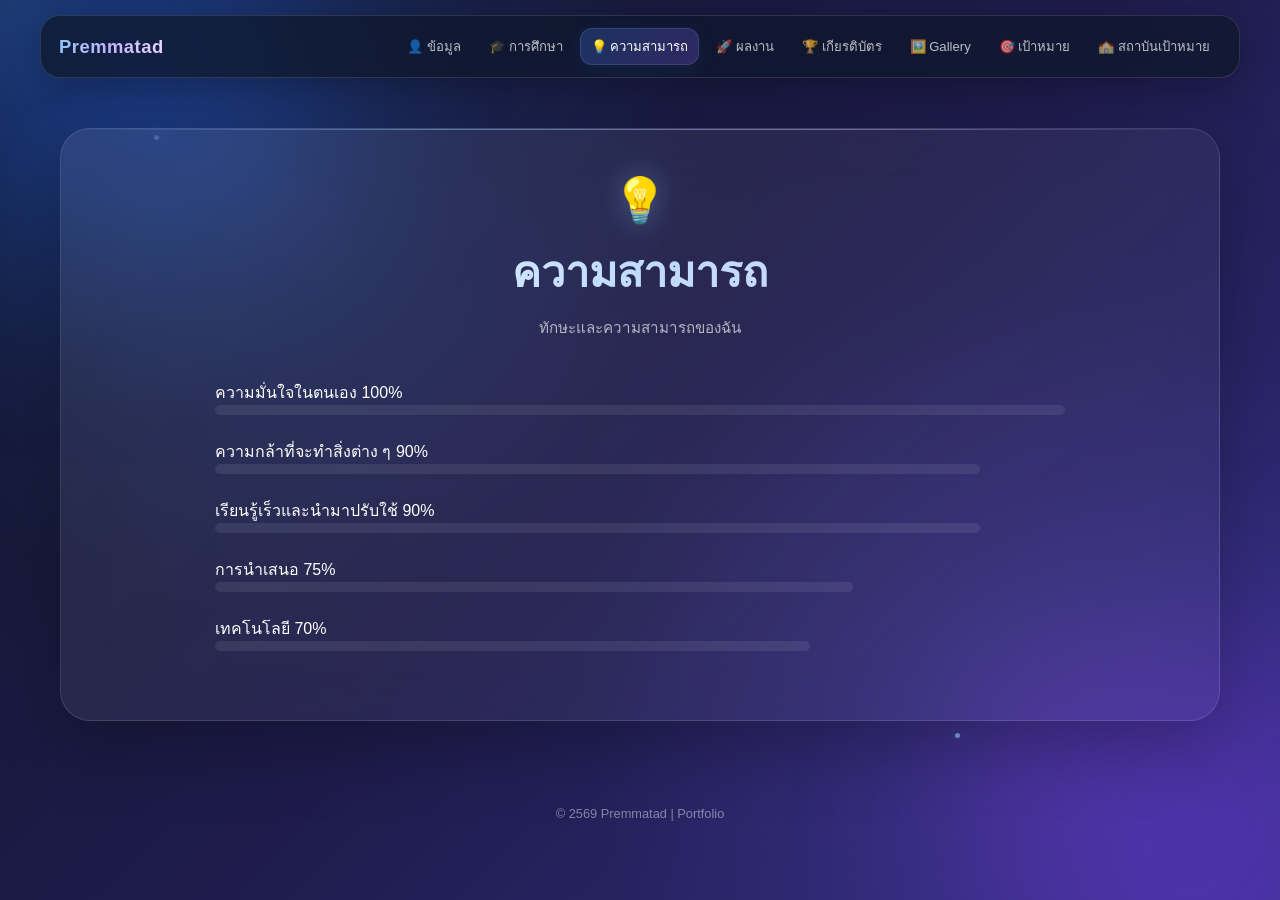
<file: skills.html>
<!DOCTYPE html>
<html lang="th">

<head>

    <meta charset="UTF-8">

    <meta
        name="viewport"
        content="width=device-width, initial-scale=1.0"
    >

    <title>
        ความสามารถ | Premmatad
    </title>

    <link
        rel="stylesheet"
        href="style.css"
    >

</head>


<body data-page="skills">


    <div class="particle p1"></div>
    <div class="particle p2"></div>
    <div class="particle p3"></div>
    <div class="particle p4"></div>
    <div class="particle p5"></div>

    <div class="mouse-light"></div>


    <header>

        <div class="nav-wrap">

            <div class="logo">
                Premmatad
            </div>

            <nav class="menu">

                <a href="info.html" data-page="info">
                    👤 ข้อมูล
                </a>

                <a href="education.html" data-page="education">
                    🎓 การศึกษา
                </a>

                <a href="skills.html" data-page="skills">
                    💡 ความสามารถ
                </a>

                <a href="works.html" data-page="works">
                    🚀 ผลงาน
                </a>

                <a href="certificates.html" data-page="certificates">
                    🏆 เกียรติบัตร
                </a>

                <a href="gallery.html" data-page="gallery">
                    🖼️ Gallery
                </a>

                <a href="goals.html" data-page="goals">
                    🎯 เป้าหมาย
                </a>

                <a href="university.html" data-page="university">
                    🏫 สถาบันเป้าหมาย
                </a>

            </nav>

        </div>

    </header>


    <main class="page-container">

        <section class="page-card">

            <div class="page-title">

                <span class="emoji">
                    💡
                </span>

                <h1>
                    ความสามารถ
                </h1>

                <p>
                    ทักษะและความสามารถของฉัน
                </p>

            </div>


            <div class="skill-list">


                <div class="skill">

                    <div class="skill-head">

                        <span>
                            ความมั่นใจในตนเอง
                        </span>

                        <span>
                            100%
                        </span>

                    </div>

                    <div class="skill-bar">

                        <div
                            class="skill-progress"
                            style="width:100%"
                        ></div>

                    </div>

                </div>


                <div class="skill">

                    <div class="skill-head">

                        <span>
                            ความกล้าที่จะทำสิ่งต่าง ๆ
                        </span>

                        <span>
                            90%
                        </span>

                    </div>

                    <div class="skill-bar">

                        <div
                            class="skill-progress"
                            style="width:90%"
                        ></div>

                    </div>

                </div>


                <div class="skill">

                    <div class="skill-head">

                        <span>
                            เรียนรู้เร็วและนำมาปรับใช้
                        </span>

                        <span>
                            90%
                        </span>

                    </div>

                    <div class="skill-bar">

                        <div
                            class="skill-progress"
                            style="width:90%"
                        ></div>

                    </div>

                </div>


                <div class="skill">

                    <div class="skill-head">

                        <span>
                            การนำเสนอ
                        </span>

                        <span>
                            75%
                        </span>

                    </div>

                    <div class="skill-bar">

                        <div
                            class="skill-progress"
                            style="width:75%"
                        ></div>

                    </div>

                </div>


                <div class="skill">

                    <div class="skill-head">

                        <span>
                            เทคโนโลยี
                        </span>

                        <span>
                            70%
                        </span>

                    </div>

                    <div class="skill-bar">

                        <div
                            class="skill-progress"
                            style="width:70%"
                        ></div>

                    </div>

                </div>


            </div>

        </section>

    </main>


    <footer>
        © 2569 Premmatad | Portfolio
    </footer>


    <script src="script.js"></script>

</body>

</html>

</body>

</html>
</file>
<file: style.css>
/* =====================================================
   PREMMATAD PORTFOLIO
   MAIN STYLE.CSS
===================================================== */


/* =====================================================
   RESET
===================================================== */

*{
    margin:0;
    padding:0;
    box-sizing:border-box;
}

html{
    scroll-behavior:smooth;
}

body{
    min-height:100vh;
    font-family:
        -apple-system,
        BlinkMacSystemFont,
        "Segoe UI",
        "Noto Sans Thai",
        sans-serif;

    color:#ffffff;

    background:
        radial-gradient(
            circle at 20% 20%,
            rgba(59,130,246,.18),
            transparent 35%
        ),
        radial-gradient(
            circle at 80% 80%,
            rgba(139,92,246,.18),
            transparent 35%
        ),
        linear-gradient(
            135deg,
            #0f172a,
            #1e1b4b,
            #312e81
        );

    background-attachment:fixed;

    overflow-x:hidden;
}


/* =====================================================
   AURORA BACKGROUND
===================================================== */

body::before,
body::after{
    content:"";
    position:fixed;

    width:420px;
    height:420px;

    border-radius:50%;

    filter:blur(100px);

    pointer-events:none;

    z-index:-5;

    opacity:.35;
}

body::before{
    top:-150px;
    left:-100px;

    background:#2563eb;

    animation:
        auroraOne 12s ease-in-out infinite alternate;
}

body::after{
    right:-120px;
    bottom:-160px;

    background:#7c3aed;

    animation:
        auroraTwo 15s ease-in-out infinite alternate;
}

@keyframes auroraOne{

    0%{
        transform:translate(0,0) scale(1);
    }

    100%{
        transform:translate(100px,80px) scale(1.2);
    }

}

@keyframes auroraTwo{

    0%{
        transform:translate(0,0) scale(1);
    }

    100%{
        transform:translate(-80px,-100px) scale(1.25);
    }

}


/* =====================================================
   FLOATING PARTICLES
===================================================== */

.particle{
    position:fixed;

    width:5px;
    height:5px;

    border-radius:50%;

    background:rgba(147,197,253,.75);

    box-shadow:
        0 0 15px rgba(96,165,250,.8);

    pointer-events:none;

    z-index:-2;

    animation:
        floatParticle
        8s
        ease-in-out
        infinite;
}

.p1{
    top:15%;
    left:12%;
    animation-delay:0s;
}

.p2{
    top:70%;
    left:20%;
    animation-delay:2s;
}

.p3{
    top:30%;
    right:15%;
    animation-delay:4s;
}

.p4{
    bottom:18%;
    right:25%;
    animation-delay:1s;
}

.p5{
    top:50%;
    left:50%;
    animation-delay:5s;
}

@keyframes floatParticle{

    0%,
    100%{
        transform:translateY(0) scale(1);
        opacity:.4;
    }

    50%{
        transform:translateY(-30px) scale(1.5);
        opacity:1;
    }

}


/* =====================================================
   MOUSE LIGHT
===================================================== */

.mouse-light{
    position:fixed;

    width:220px;
    height:220px;

    border-radius:50%;

    pointer-events:none;

    transform:
        translate(-50%,-50%);

    background:
        radial-gradient(
            circle,
            rgba(96,165,250,.10),
            transparent 70%
        );

    z-index:-1;

    transition:
        left .08s linear,
        top .08s linear;
}


/* =====================================================
   HEADER
===================================================== */

header{
    position:sticky;
    top:0;

    width:100%;

    z-index:500;

    padding:15px 20px;
}

.nav-wrap{
    max-width:1200px;

    margin:auto;

    padding:12px 18px;

    display:flex;

    align-items:center;

    justify-content:space-between;

    gap:20px;

    border:
        1px solid
        rgba(255,255,255,.12);

    border-radius:20px;

    background:
        rgba(15,23,42,.72);

    backdrop-filter:
        blur(20px);

    -webkit-backdrop-filter:
        blur(20px);

    box-shadow:
        0 10px 35px
        rgba(0,0,0,.25);
}


/* =====================================================
   LOGO
===================================================== */

.logo{
    font-size:1.15rem;

    font-weight:800;

    letter-spacing:.5px;

    white-space:nowrap;

    background:
        linear-gradient(
            90deg,
            #93c5fd,
            #c4b5fd,
            #e9d5ff
        );

    -webkit-background-clip:text;
    background-clip:text;

    color:transparent;
}


/* =====================================================
   MENU
===================================================== */

.menu{
    display:flex;

    align-items:center;

    justify-content:flex-end;

    gap:6px;

    flex-wrap:wrap;
}

.menu a{
    position:relative;

    display:inline-flex;

    align-items:center;

    justify-content:center;

    padding:8px 11px;

    color:
        rgba(255,255,255,.72);

    text-decoration:none;

    font-size:.82rem;

    border-radius:12px;

    transition:
        .25s ease;
}

.menu a:hover{
    color:#ffffff;

    background:
        rgba(255,255,255,.08);

    transform:translateY(-1px);
}

.menu a.active{
    color:#ffffff;

    background:
        linear-gradient(
            135deg,
            rgba(59,130,246,.25),
            rgba(139,92,246,.25)
        );

    box-shadow:
        inset 0 0 0 1px
        rgba(147,197,253,.15),
        0 5px 20px
        rgba(59,130,246,.10);
}


/* =====================================================
   MAIN CONTAINER
===================================================== */

.page-container{
    width:100%;

    max-width:1200px;

    margin:auto;

    padding:
        35px 20px
        60px;
}

.page-card{
    position:relative;

    padding:45px;

    border-radius:30px;

    border:
        1px solid
        rgba(255,255,255,.12);

    background:
        linear-gradient(
            135deg,
            rgba(255,255,255,.08),
            rgba(255,255,255,.035)
        );

    backdrop-filter:
        blur(25px);

    -webkit-backdrop-filter:
        blur(25px);

    box-shadow:
        0 25px 70px
        rgba(0,0,0,.25);

    overflow:hidden;

    animation:
        pageAppear
        .7s
        ease;
}

.page-card::before{
    content:"";

    position:absolute;

    top:0;
    left:0;

    width:100%;
    height:1px;

    background:
        linear-gradient(
            90deg,
            transparent,
            rgba(147,197,253,.7),
            rgba(196,181,253,.7),
            transparent
        );

    opacity:.7;
}

@keyframes pageAppear{

    from{
        opacity:0;
        transform:translateY(20px);
    }

    to{
        opacity:1;
        transform:translateY(0);
    }

}


/* =====================================================
   PAGE TITLE
===================================================== */

.page-title{
    text-align:center;

    margin-bottom:40px;
}

.page-title .emoji{
    display:block;

    font-size:2.8rem;

    margin-bottom:10px;

    filter:
        drop-shadow(
            0 0 15px
            rgba(147,197,253,.35)
        );
}

.page-title h1{
    font-size:
        clamp(
            1.8rem,
            4vw,
            2.7rem
        );

    font-weight:800;

    margin-bottom:10px;

    background:
        linear-gradient(
            90deg,
            #ffffff,
            #bfdbfe,
            #ddd6fe
        );

    -webkit-background-clip:text;
    background-clip:text;

    color:transparent;
}

.page-title p{
    color:
        rgba(255,255,255,.65);

    font-size:.95rem;
}


/* =====================================================
   HERO
===================================================== */

.hero{
    min-height:
        calc(100vh - 110px);

    display:flex;

    align-items:center;

    justify-content:center;

    padding:30px 20px;
}

.hero-card{
    width:100%;
    max-width:700px;

    padding:
        50px 45px;

    text-align:center;

    border-radius:30px;

    border:
        1px solid
        rgba(255,255,255,.12);

    background:
        rgba(255,255,255,.06);

    backdrop-filter:
        blur(25px);

    -webkit-backdrop-filter:
        blur(25px);

    box-shadow:
        0 25px 70px
        rgba(0,0,0,.28);

    animation:
        pageAppear
        .8s
        ease;
}

.badge{
    display:inline-block;

    padding:7px 15px;

    margin-bottom:20px;

    border-radius:999px;

    font-size:.75rem;

    color:#bfdbfe;

    border:
        1px solid
        rgba(147,197,253,.25);

    background:
        rgba(59,130,246,.10);

    box-shadow:
        0 0 20px
        rgba(59,130,246,.08);
}

.hero h1{
    font-size:
        clamp(
            2rem,
            6vw,
            3.6rem
        );

    line-height:1.2;

    font-weight:900;

    text-shadow:
        0 0 25px
        rgba(147,197,253,.2);
}

.hero-name{
    margin-top:15px;

    font-size:1.05rem;

    color:
        rgba(255,255,255,.8);
}

.hero-desc{
    margin-top:15px;

    line-height:1.8;

    color:
        rgba(255,255,255,.65);
}

.status{
    display:inline-flex;

    align-items:center;

    gap:8px;

    margin-top:25px;

    padding:8px 15px;

    border-radius:999px;

    font-size:.8rem;

    color:#bbf7d0;

    background:
        rgba(34,197,94,.08);

    border:
        1px solid
        rgba(74,222,128,.18);
}

.status::before{
    content:"";

    width:7px;
    height:7px;

    border-radius:50%;

    background:#4ade80;

    box-shadow:
        0 0 10px
        rgba(74,222,128,.8);
}

.main-button{
    display:inline-flex;

    align-items:center;

    justify-content:center;

    margin-top:30px;

    padding:13px 24px;

    border-radius:15px;

    color:#ffffff;

    text-decoration:none;

    font-weight:700;

    background:
        linear-gradient(
            135deg,
            #2563eb,
            #7c3aed
        );

    box-shadow:
        0 10px 30px
        rgba(59,130,246,.25);

    transition:.25s ease;
}

.main-button:hover{
    transform:translateY(-3px);

    box-shadow:
        0 15px 35px
        rgba(99,102,241,.35);
}


/* =====================================================
   PROFILE
===================================================== */

.profile-ring{
    width:150px;
    height:150px;

    margin:0 auto 25px;

    padding:5px;

    border-radius:50%;

    background:
        linear-gradient(
            135deg,
            #60a5fa,
            #a78bfa,
            #c084fc
        );

    box-shadow:
        0 0 35px
        rgba(96,165,250,.2);
}

.profile-ring img{
    width:100%;
    height:100%;

    object-fit:cover;

    border-radius:50%;

    display:block;

    border:
        4px solid
        #17133b;
}


/* =====================================================
   INFO GRID
===================================================== */

.info-grid{
    display:grid;

    grid-template-columns:
        repeat(2,1fr);

    gap:18px;
}

.info-box{
    padding:22px;

    border-radius:20px;

    border:
        1px solid
        rgba(255,255,255,.09);

    background:
        rgba(255,255,255,.045);

    transition:.25s ease;
}

.info-box:hover{
    transform:translateY(-3px);

    background:
        rgba(255,255,255,.07);

    border-color:
        rgba(147,197,253,.18);
}

.info-box strong{
    display:block;

    margin-bottom:7px;

    color:#bfdbfe;
}

.info-box span,
.info-box p{
    color:
        rgba(255,255,255,.72);

    line-height:1.6;
}


/* =====================================================
   TIMELINE
===================================================== */

.timeline{
    position:relative;

    max-width:850px;

    margin:auto;
}

.timeline::before{
    content:"";

    position:absolute;

    left:16px;

    top:0;
    bottom:0;

    width:2px;

    background:
        linear-gradient(
            to bottom,
            #60a5fa,
            #a78bfa,
            transparent
        );

    opacity:.5;
}

.timeline-item{
    position:relative;

    padding-left:55px;

    margin-bottom:25px;
}

.timeline-item::before{
    content:"";

    position:absolute;

    left:8px;

    top:5px;

    width:18px;
    height:18px;

    border-radius:50%;

    background:
        #312e81;

    border:
        2px solid
        #60a5fa;

    box-shadow:
        0 0 15px
        rgba(96,165,250,.4);
}

.timeline-content{
    padding:20px;

    border-radius:18px;

    background:
        rgba(255,255,255,.045);

    border:
        1px solid
        rgba(255,255,255,.08);
}

.timeline-content h3{
    color:#bfdbfe;

    margin-bottom:7px;
}

.timeline-content p{
    color:
        rgba(255,255,255,.72);

    line-height:1.7;
}


/* =====================================================
   SKILLS
===================================================== */

.skill-list{
    max-width:850px;

    margin:auto;
}

.skill{
    margin-bottom:24px;
}

.skill-top{
    display:flex;

    justify-content:space-between;

    margin-bottom:9px;

    color:
        rgba(255,255,255,.85);
}

.skill-top span:last-child{
    color:#bfdbfe;
}

.skill-progress{
    width:100%;
    height:10px;

    overflow:hidden;

    border-radius:999px;

    background:
        rgba(255,255,255,.08);
}

.skill-progress span{
    display:block;

    height:100%;

    border-radius:999px;

    background:
        linear-gradient(
            90deg,
            #3b82f6,
            #8b5cf6
        );

    box-shadow:
        0 0 15px
        rgba(96,165,250,.3);
}


/* =====================================================
   WORK GRID
===================================================== */

.work-grid{
    display:grid;

    grid-template-columns:
        repeat(3,1fr);

    gap:20px;
}

.work-card{
    position:relative;

    overflow:hidden;

    border-radius:22px;

    border:
        1px solid
        rgba(255,255,255,.10);

    background:
        rgba(255,255,255,.045);

    cursor:pointer;

    transition:
        transform .3s ease,
        border-color .3s ease,
        box-shadow .3s ease;

    -webkit-tap-highlight-color:
        transparent;
}

.work-card:hover{
    transform:
        translateY(-7px);

    border-color:
        rgba(147,197,253,.25);

    box-shadow:
        0 20px 40px
        rgba(0,0,0,.2);
}

.work-card img{
    width:100%;
    height:240px;

    object-fit:cover;

    display:block;

    transition:
        transform .4s ease;
}

.work-card:hover img{
    transform:scale(1.04);
}

.work-content{
    padding:20px;
}

.work-content h3{
    margin-bottom:9px;

    color:#bfdbfe;

    font-size:1.05rem;
}

.work-content p{
    color:
        rgba(255,255,255,.65);

    line-height:1.7;

    font-size:.9rem;
}


/* =====================================================
   WORK POPUP
===================================================== */

.work-popup{
    position:fixed;

    inset:0;

    display:flex;

    align-items:center;

    justify-content:center;

    padding:20px;

    background:
        rgba(2,6,23,.78);

    backdrop-filter:
        blur(10px);

    -webkit-backdrop-filter:
        blur(10px);

    opacity:0;

    visibility:hidden;

    pointer-events:none;

    transition:
        opacity .25s ease,
        visibility .25s ease;

    z-index:1000;
}

.work-popup.show{
    opacity:1;

    visibility:visible;

    pointer-events:auto;
}

.work-popup-box{
    width:100%;

    max-width:850px;

    max-height:
        calc(100vh - 40px);

    overflow:auto;

    border-radius:25px;

    border:
        1px solid
        rgba(255,255,255,.13);

    background:
        linear-gradient(
            135deg,
            rgba(30,27,75,.97),
            rgba(15,23,42,.97)
        );

    box-shadow:
        0 30px 80px
        rgba(0,0,0,.45);

    transform:
        scale(.95)
        translateY(10px);

    transition:
        transform .25s ease;
}

.work-popup.show
.work-popup-box{
    transform:
        scale(1)
        translateY(0);
}

.work-popup-header{
    position:sticky;

    top:0;

    z-index:5;

    display:flex;

    align-items:center;

    justify-content:space-between;

    gap:15px;

    padding:20px 22px;

    background:
        rgba(15,23,42,.92);

    backdrop-filter:
        blur(15px);

    border-bottom:
        1px solid
        rgba(255,255,255,.08);
}

.work-popup-header h2{
    font-size:1.15rem;

    color:#dbeafe;

    line-height:1.5;
}

.popup-close{
    flex:none;

    width:40px;
    height:40px;

    border:none;

    border-radius:12px;

    color:#ffffff;

    background:
        rgba(255,255,255,.08);

    cursor:pointer;

    font-size:1.1rem;

    transition:.2s ease;
}

.popup-close:hover{
    background:
        rgba(239,68,68,.25);

    transform:rotate(5deg);
}

.work-popup-images{
    display:grid;

    grid-template-columns:
        repeat(2,1fr);

    gap:20px;

    padding:22px;
}

.work-popup-item{
    overflow:hidden;

    border-radius:18px;

    border:
        1px solid
        rgba(255,255,255,.09);

    background:
        rgba(255,255,255,.035);
}

.work-popup-item img{
    width:100%;

    max-height:500px;

    object-fit:contain;

    display:block;

    background:
        rgba(0,0,0,.15);

    cursor:zoom-in;

    transition:.25s ease;
}

.work-popup-item img:hover{
    opacity:.9;
}

.work-popup-item p{
    padding:13px 15px;

    color:
        rgba(255,255,255,.68);

    font-size:.82rem;

    line-height:1.6;
}


/* =====================================================
   CERTIFICATE GRID
===================================================== */

.certificate-grid{
    display:grid;

    grid-template-columns:
        repeat(3,1fr);

    gap:20px;
}


/* =====================================================
   IMAGE CARD
===================================================== */

.image-card{
    position:relative;

    overflow:hidden;

    border-radius:22px;

    border:
        1px solid
        rgba(255,255,255,.10);

    background:
        rgba(255,255,255,.045);

    transition:
        transform .3s ease,
        box-shadow .3s ease,
        border-color .3s ease;
}

.image-card:hover{
    transform:
        translateY(-6px);

    border-color:
        rgba(147,197,253,.25);

    box-shadow:
        0 20px 40px
        rgba(0,0,0,.22);
}

.image-card img{
    width:100%;

    height:260px;

    object-fit:cover;

    display:block;

    cursor:zoom-in;

    transition:
        transform .4s ease;
}

.image-card:hover img{
    transform:scale(1.035);
}

.image-caption{
    padding:18px;

    color:
        rgba(255,255,255,.68);

    font-size:.87rem;

    line-height:1.7;
}

.image-caption strong{
    color:#bfdbfe;
}


/* =====================================================
   CERTIFICATE CLICK
===================================================== */

.certificate-card{
    cursor:pointer;

    user-select:none;

    -webkit-tap-highlight-color:
        transparent;
}

.certificate-card:active{
    transform:scale(.98);
}

.click-hint{
    margin-top:10px;

    font-size:.78rem;

    color:
        rgba(147,197,253,.8);

    opacity:.85;
}

.certificate-card:hover
.click-hint{
    opacity:1;
}


/* =====================================================
   GALLERY
===================================================== */

.gallery-grid{
    display:grid;

    grid-template-columns:
        repeat(3,1fr);

    gap:20px;
}

.gallery-grid .image-card{
    cursor:default;
}

.gallery-grid .image-card img{
    cursor:zoom-in;
}


/* =====================================================
   GOAL
===================================================== */

.goal-box{
    max-width:850px;

    margin:auto;

    padding:30px;

    border-radius:24px;

    border:
        1px solid
        rgba(147,197,253,.12);

    background:
        linear-gradient(
            135deg,
            rgba(59,130,246,.07),
            rgba(139,92,246,.07)
        );

    text-align:center;
}

.goal-box h2{
    margin-bottom:15px;

    color:#bfdbfe;
}

.goal-box p{
    color:
        rgba(255,255,255,.7);

    line-height:1.9;
}


/* =====================================================
   UNIVERSITY
===================================================== */

.university{
    max-width:850px;

    margin:auto;

    text-align:center;
}

.university img{
    width:100%;

    max-width:650px;

    max-height:500px;

    object-fit:contain;

    display:block;

    margin:0 auto 25px;

    border-radius:22px;

    border:
        1px solid
        rgba(255,255,255,.1);

    background:
        rgba(255,255,255,.04);

    cursor:zoom-in;

    box-shadow:
        0 20px 50px
        rgba(0,0,0,.25);

    transition:.3s ease;
}

.university img:hover{
    transform:translateY(-4px);

    box-shadow:
        0 25px 60px
        rgba(59,130,246,.18);
}

.university h2{
    margin-bottom:12px;

    color:#bfdbfe;
}

.university p{
    color:
        rgba(255,255,255,.7);

    line-height:1.9;
}


/* =====================================================
   LIGHTBOX
===================================================== */

.lightbox{
    position:fixed;

    inset:0;

    display:flex;

    align-items:center;

    justify-content:center;

    padding:25px;

    background:
        rgba(0,0,0,.9);

    backdrop-filter:
        blur(8px);

    -webkit-backdrop-filter:
        blur(8px);

    opacity:0;

    visibility:hidden;

    pointer-events:none;

    transition:
        opacity .25s ease,
        visibility .25s ease;

    z-index:2000;
}

.lightbox.show{
    opacity:1;

    visibility:visible;

    pointer-events:auto;
}

.lightbox img{
    max-width:95vw;

    max-height:90vh;

    width:auto;
    height:auto;

    object-fit:contain;

    border-radius:12px;

    box-shadow:
        0 25px 80px
        rgba(0,0,0,.6);

    cursor:default;
}

.lightbox-close{
    position:absolute;

    top:18px;
    right:18px;

    width:45px;
    height:45px;

    border:none;

    border-radius:14px;

    color:#ffffff;

    background:
        rgba(255,255,255,.1);

    cursor:pointer;

    font-size:1.15rem;

    z-index:5;

    transition:.2s ease;
}

.lightbox-close:hover{
    background:
        rgba(239,68,68,.25);

    transform:rotate(5deg);
}


/* =====================================================
   FOOTER
===================================================== */

footer{
    text-align:center;

    padding:
        25px 20px
        35px;

    color:
        rgba(255,255,255,.45);

    font-size:.8rem;
}


/* =====================================================
   SCROLLBAR
===================================================== */

::-webkit-scrollbar{
    width:8px;
}

::-webkit-scrollbar-track{
    background:#0f172a;
}

::-webkit-scrollbar-thumb{
    border-radius:999px;

    background:
        linear-gradient(
            #3b82f6,
            #7c3aed
        );
}


/* =====================================================
   TABLET
===================================================== */

@media(max-width:900px){

    .nav-wrap{
        flex-direction:column;

        align-items:stretch;
    }

    .logo{
        text-align:center;
    }

    .menu{
        justify-content:center;
    }

    .work-grid,
    .certificate-grid,
    .gallery-grid{
        grid-template-columns:
            repeat(2,1fr);
    }

}


/* =====================================================
   MOBILE
===================================================== */

@media(max-width:600px){

    header{
        padding:10px;
    }

    .nav-wrap{
        padding:11px;

        border-radius:18px;

        gap:10px;
    }

    .logo{
        font-size:1rem;
    }

    .menu{
        width:100%;

        display:grid;

        grid-template-columns:
            repeat(2,1fr);

        gap:5px;
    }

    .menu a{
        padding:8px 5px;

        font-size:.72rem;

        text-align:center;
    }

    .page-container{
        padding:
            20px 12px
            40px;
    }

    .page-card{
        padding:28px 16px;

        border-radius:24px;
    }

    .page-title{
        margin-bottom:28px;
    }

    .page-title .emoji{
        font-size:2.2rem;
    }

    .page-title h1{
        font-size:1.8rem;
    }

    .page-title p{
        font-size:.85rem;
    }

    .hero{
        min-height:
            calc(100vh - 100px);

        padding:20px 12px;
    }

    .hero-card{
        padding:
            35px 20px;

        border-radius:25px;
    }

    .hero h1{
        font-size:2rem;
    }

    .hero-name{
        font-size:.9rem;
    }

    .hero-desc{
        font-size:.85rem;
    }

    .main-button{
        width:100%;

        padding:13px 18px;
    }

    .profile-ring{
        width:120px;
        height:120px;
    }

    .info-grid{
        grid-template-columns:1fr;
    }

    .work-grid,
    .certificate-grid,
    .gallery-grid{
        grid-template-columns:1fr;
    }

    .work-card img{
        height:220px;
    }

    .image-card img{
        height:auto;

        max-height:400px;

        object-fit:contain;

        background:
            rgba(0,0,0,.12);
    }

    .work-popup{
        padding:10px;
    }

    .work-popup-box{
        max-height:
            calc(100vh - 20px);

        border-radius:20px;
    }

    .work-popup-header{
        padding:15px;
    }

    .work-popup-header h2{
        font-size:.95rem;
    }

    .popup-close{
        width:36px;
        height:36px;

        font-size:1rem;
    }

    .work-popup-images{
        grid-template-columns:1fr;

        gap:14px;

        padding:14px;
    }

    .work-popup-item img{
        max-height:430px;
    }

    .work-popup-item p{
        font-size:.78rem;
    }

    .goal-box{
        padding:22px 18px;
    }

    .goal-box p,
    .university p{
        font-size:.88rem;
    }

    .university img{
        max-height:400px;

        border-radius:18px;
    }

    .lightbox{
        padding:10px;
    }

    .lightbox img{
        max-width:96vw;
        max-height:86vh;
    }

    .lightbox-close{
        top:10px;
        right:10px;

        width:40px;
        height:40px;
    }

}


/* =====================================================
   VERY SMALL MOBILE
===================================================== */

@media(max-width:380px){

    .menu a{
        font-size:.67rem;

        padding:7px 3px;
    }

    .page-card{
        padding:
            25px 13px;
    }

    .hero-card{
        padding:
            30px 16px;
    }

    .hero h1{
        font-size:1.75rem;
    }

}
</file>
